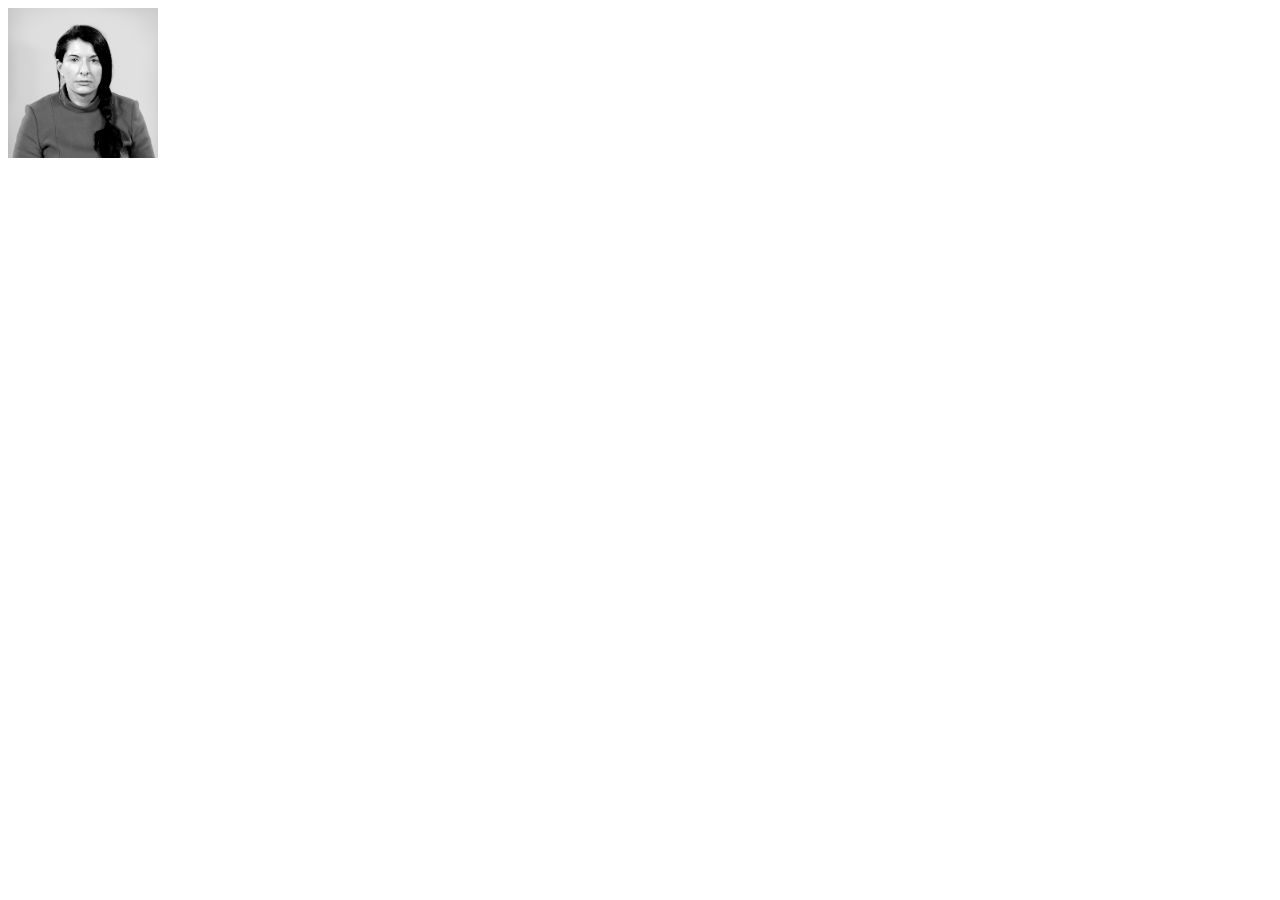
<file: afbeeldingen/Naamloos-1.html>
<!DOCTYPE html PUBLIC "-//W3C//DTD XHTML 1.0 Transitional//EN" "http://www.w3.org/TR/xhtml1/DTD/xhtml1-transitional.dtd">
<html xmlns="http://www.w3.org/1999/xhtml">
<head>
<meta http-equiv="Content-Type" content="text/html; charset=UTF-8" />
<title>Naamloos document</title>
</head>

<body>


                        <img src="Abramovic1.jpg" width="150" height="150" onmouseover="this.scr='file:///Externe basis/OPLEIDINGEN/KABK-4/Coding/site trauma/afbeeldingen/Abramovic2.jpg'" onmouseout="this.src='file:///Externe basis/OPLEIDINGEN/KABK-4/Coding/site trauma/afbeeldingen/Abramovic1.jpg'">﻿


</body>
</html>
</file>
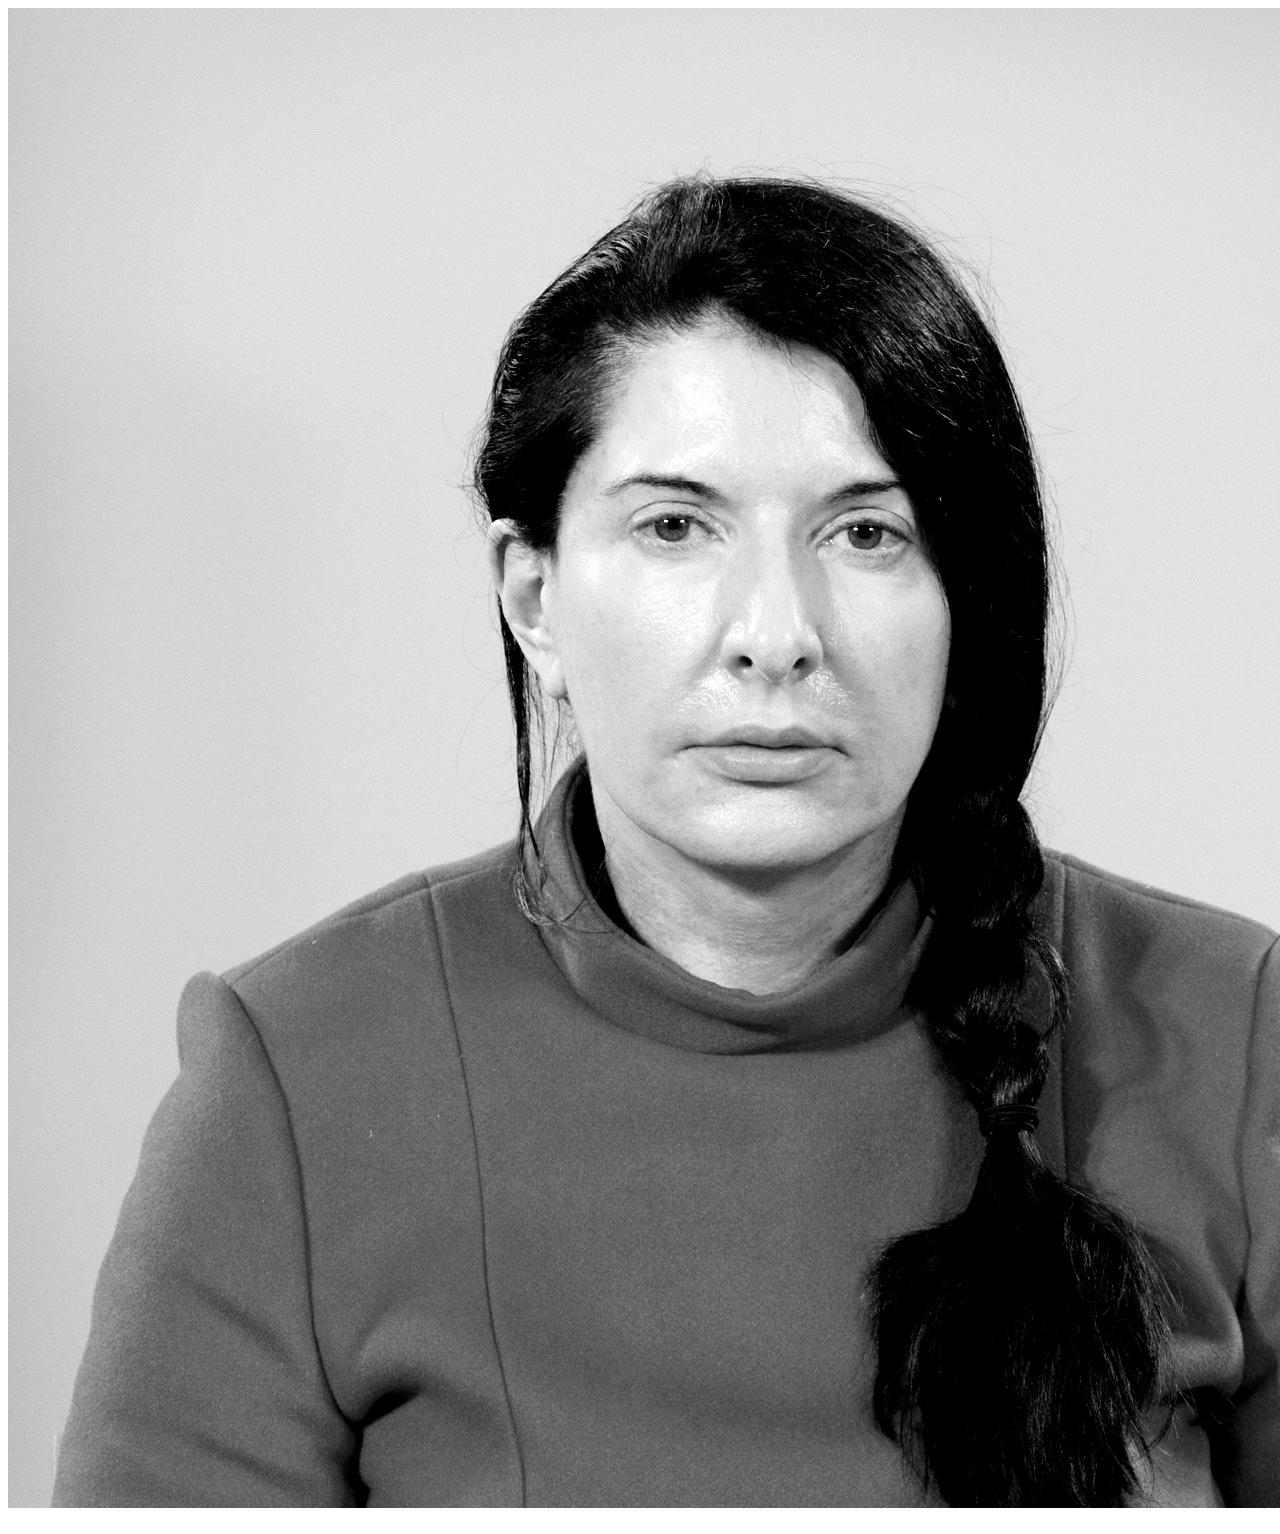
<file: afbeeldingen/proef.html>
<!DOCTYPE html PUBLIC "-//W3C//DTD XHTML 1.0 Transitional//EN" "http://www.w3.org/TR/xhtml1/DTD/xhtml1-transitional.dtd">
<html xmlns="http://www.w3.org/1999/xhtml">
<head>
<meta http-equiv="Content-Type" content="text/html; charset=UTF-8" />
<title>Naamloos document</title>
</head>

<body>



<img src="Abramovic1.jpg" onmouseover="this.src='Abramovic2.jpg'" onmouseout="this.src='Abramovic1.jpg'">﻿


</body>
</html>
</file>
